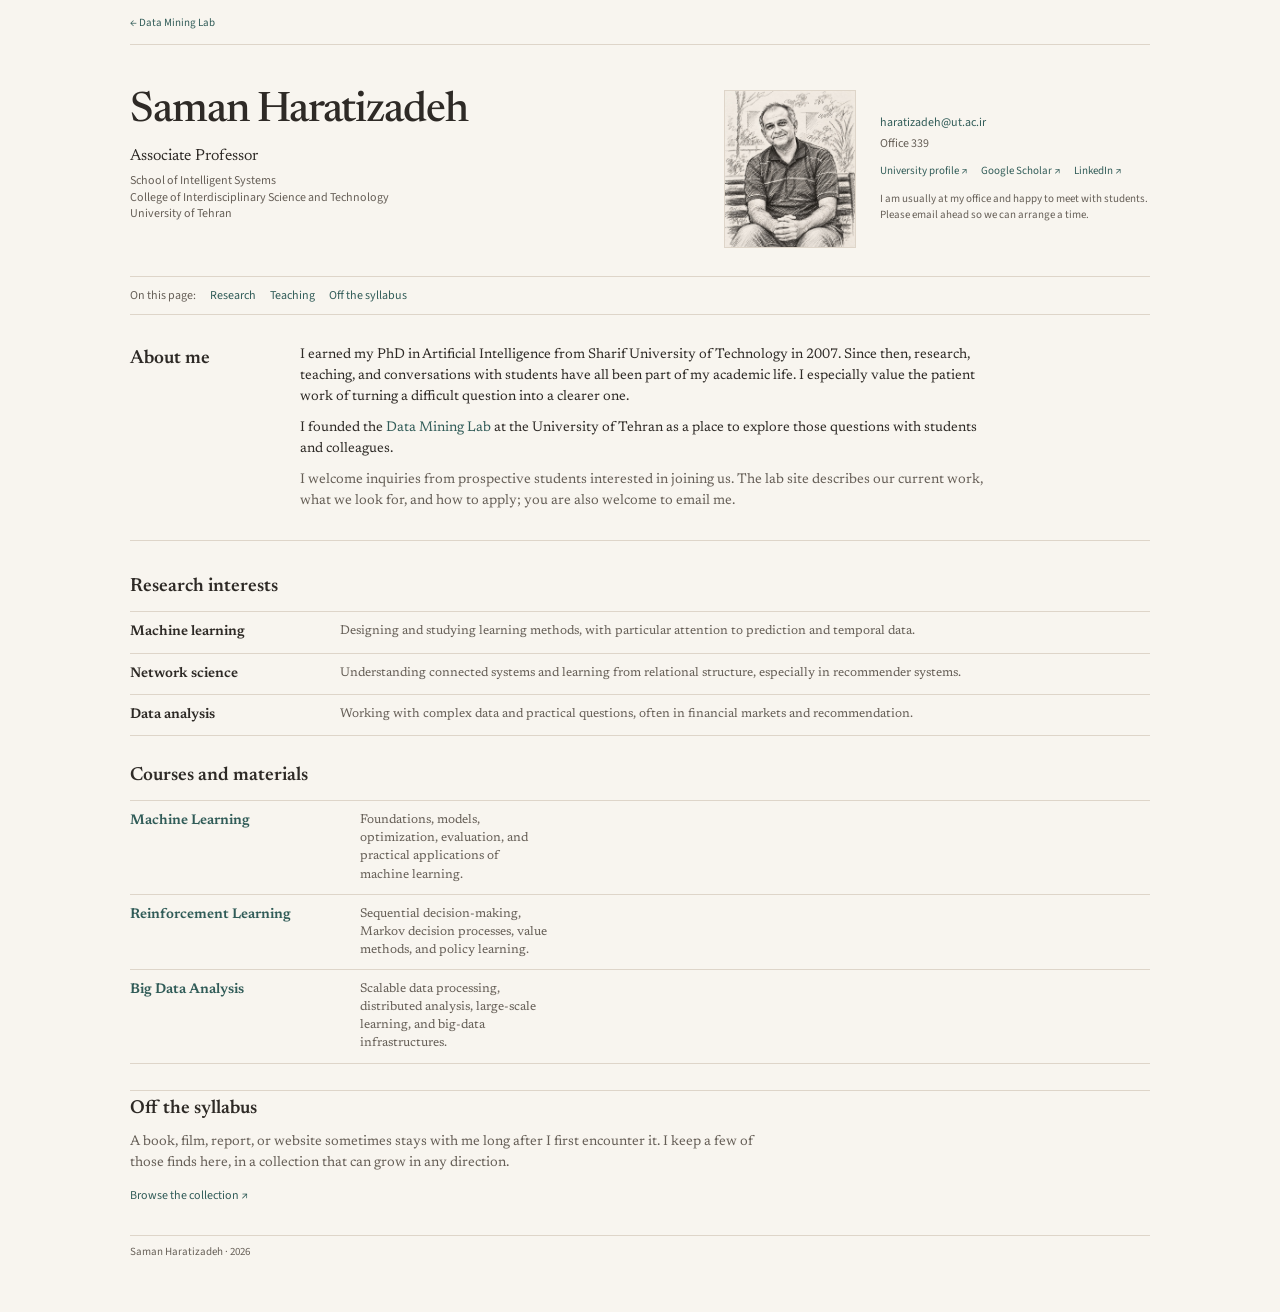
<file: index.html>
<!doctype html>
<html lang="en">
  <head>
    <meta charset="UTF-8">
    <meta name="viewport" content="width=device-width, initial-scale=1.0">
    <meta name="description" content="Saman Haratizadeh is an Associate Professor at the University of Tehran and founder of the Data Mining Lab. Explore his research, teaching and academic profile.">
    <link rel="canonical" href="https://haratizadeh.github.io/">
    <meta name="theme-color" content="#f8f5ef">
    <link rel="preconnect" href="https://fonts.googleapis.com">
    <link rel="preconnect" href="https://fonts.gstatic.com" crossorigin>
    <link href="https://fonts.googleapis.com/css2?family=Newsreader:opsz,wght@6..72,400;6..72,500;6..72,600&amp;family=Source+Sans+3:wght@400;500;600&amp;display=swap" rel="stylesheet">
    <link rel="stylesheet" href="professor.css">
    <title>Saman Haratizadeh | Associate Professor, University of Tehran</title>
    <script type="application/ld+json">
      {
        "@context": "https://schema.org",
        "@type": "Person",
        "name": "Saman Haratizadeh",
        "url": "https://haratizadeh.github.io/",
        "image": "https://haratizadeh.github.io/assets/professor.png",
        "jobTitle": "Associate Professor",
        "affiliation": { "@type": "CollegeOrUniversity", "name": "University of Tehran", "url": "https://ut.ac.ir/" },
        "sameAs": [
          "https://profile.ut.ac.ir/en/~haratizadeh",
          "https://scholar.google.com/citations?user=e603zvIAAAAJ&hl=en",
          "https://www.linkedin.com/in/saman-haratizadeh/"
        ]
      }
    </script>
    <link rel="stylesheet" href="common.css">
  </head>
  <body>
    <a class="skip-link" href="#mainDocument">Skip to content</a>

    <nav class="screen-nav" aria-label="Website navigation">
      <a id="labHomeLink" href="https://ut-kdd.github.io/">← <span id="labName">Data Mining Lab</span></a>
    </nav>

    <main class="paper" id="mainDocument">
      <header class="title-block">
        <div class="faculty-heading">
          <h1 id="professorName">Saman Haratizadeh</h1>
          <p class="author-role" id="professorRole">Associate Professor</p>
          <p class="affiliation" id="documentAffiliation">
            <a href="https://cist.ut.ac.ir/interdisciplinary">School of Intelligent Systems</a>
            <a href="https://cist.ut.ac.ir">College of Interdisciplinary Science and Technology</a>
            <a href="https://ut.ac.ir">University of Tehran</a>
          </p>
        </div>
        <div class="faculty-photo-frame">
          <img id="professorPhoto" alt="Portrait of Professor Name" />
          <span id="photoInitials" aria-hidden="true">SH</span>
        </div>
        <div class="faculty-contact-panel">
          <p class="author-contact">
            <a id="professorEmail"></a>
            <span aria-hidden="true">·</span>
            <span id="professorOffice">Office</span>
            <span aria-hidden="true">·</span>
            <span id="professorOfficeHours">Office hours</span>
          </p>
          <div class="author-links" id="professorLinks"></div>
          <p class="meeting-note" id="meetingNote"></p>
        </div>
      </header>

      <nav class="contents" aria-label="Professor page navigation">
        <span data-ui="professor.label1">On this page:</span>
        <a href="#research" data-ui="professor.label2">Research</a>
        <a href="#publications" data-ui="professor.label3">Publications</a>
        <a href="#teaching" data-ui="professor.label4">Teaching</a>
        <a href="#supervision" data-ui="professor.label5">Supervision</a>
        <a href="#resources">Off the syllabus</a>
      </nav>

      <section class="abstract" id="about">
        <h2 data-ui="professor.label7">About me</h2>
        <div class="abstract-body" id="biographyText"><p>I earned my PhD in Artificial Intelligence from Sharif University of Technology in 2007. Since then, research, teaching, and conversations with students have all been part of my academic life. I especially value the patient work of turning a difficult question into a clearer one.</p></div>
        <p class="lab-reference" id="labStatement"></p>
        <p class="student-invitation" id="studentInvitation"></p>
      </section>

      <section class="document-section" id="research">
        <h2 data-ui="professor.label9">Research interests</h2>
        <div class="interest-list" id="interestList">
          <article class="interest-item"><h3>Machine learning</h3><p>Learning methods, prediction, and time-series data.</p></article>
          <article class="interest-item"><h3>Network science</h3><p>Graph-based learning and recommender systems.</p></article>
          <article class="interest-item"><h3>Data analysis</h3><p>Data mining, financial markets, and recommendation.</p></article>
        </div>
      </section>

      <section class="document-section" id="publications">
        <div class="heading-row">
          <h2 data-ui="professor.label10">Publications</h2>
          <a id="fullPublicationsLink" href="#" data-ui="professor.label15">Complete publication record</a>
        </div>
        <div class="publication-list" id="publicationList"></div>
      </section>

      <section class="document-section" id="teaching">
        <h2 data-ui="professor.label11">Courses and materials</h2>
        <div class="teaching-list" id="courseList">
          <article class="course-item"><h3><a href="course.html?slug=machine-learning">Machine Learning</a></h3></article>
          <article class="course-item"><h3><a href="course.html?slug=reinforcement-learning">Reinforcement Learning</a></h3></article>
          <article class="course-item"><h3><a href="course.html?slug=big-data-analysis">Big Data Analysis</a></h3></article>
        </div>
      </section>

      <section class="document-section" id="supervision">
        <h2 data-ui="professor.label12">Graduate supervision</h2>
        <div class="student-table-head" aria-hidden="true">
          <span data-ui="professor.label19">Researcher</span><span data-ui="professor.label20">Degree</span><span data-ui="professor.label21">Research topic</span>
        </div>
        <div class="supervision-list" id="studentList"></div>
      </section>

      <section class="document-section useful-section" id="resources">
        <h2>Off the syllabus</h2>
        <p id="resourcesIntro"></p>
        <a id="personalPageLink" href="personal.html">Browse the collection ↗</a>
      </section>

      <footer class="document-footer">
        <p><span id="footerName">Saman Haratizadeh</span> · <span id="currentYear"></span></p>
      </footer>
    </main>

    <script src="content.js"></script>
    <script src="content-utils.js"></script>
    <script src="professor.js"></script>
  </body>
</html>
</file>
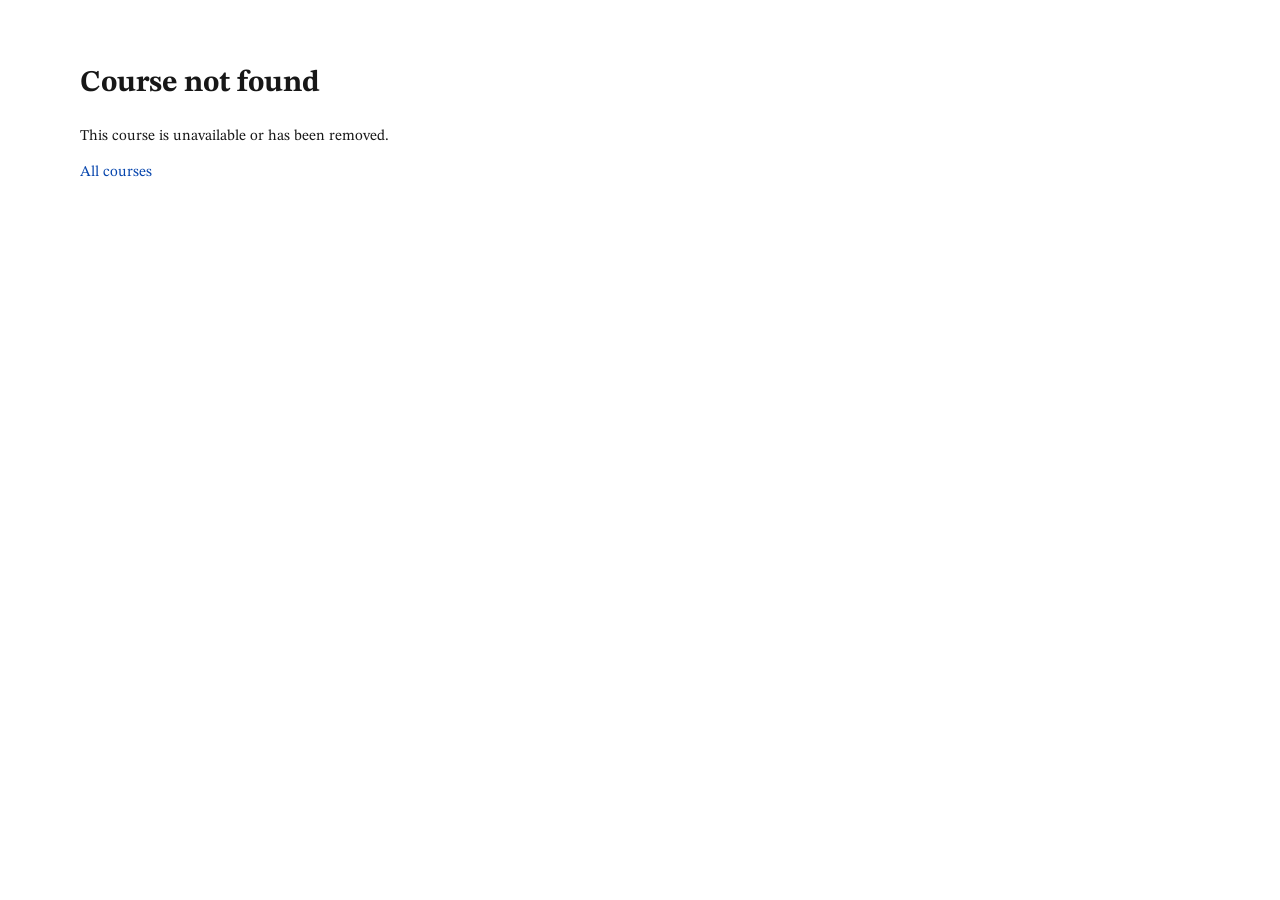
<file: course.html>
<!doctype html>
<html lang="en">
  <head>
    <meta charset="UTF-8" />
    <meta name="viewport" content="width=device-width, initial-scale=1.0" />
    <meta name="description" content="Machine Learning course page" />
    <meta name="theme-color" content="#ffffff" />
    <link rel="preconnect" href="https://fonts.googleapis.com" />
    <link rel="preconnect" href="https://fonts.gstatic.com" crossorigin />
    <link href="https://fonts.googleapis.com/css2?family=STIX+Two+Math&family=STIX+Two+Text:ital,wght@0,400;0,500;0,600;1,400&family=Fira+Mono:wght@400;500&display=swap" rel="stylesheet" />
    <link rel="stylesheet" href="course.css" />
    <link rel="stylesheet" href="common.css" />
    <title>Course</title>
  </head>
  <body>
    <a class="skip-link" href="#mainCourse">Skip to course content</a>
    <div id="coursePage"></div>
    <noscript>This course page requires JavaScript to display content from content.js.</noscript>
    <script src="content.js"></script>
    <script src="content-utils.js"></script>
    <script src="course.js"></script>
  </body>
</html>
</file>
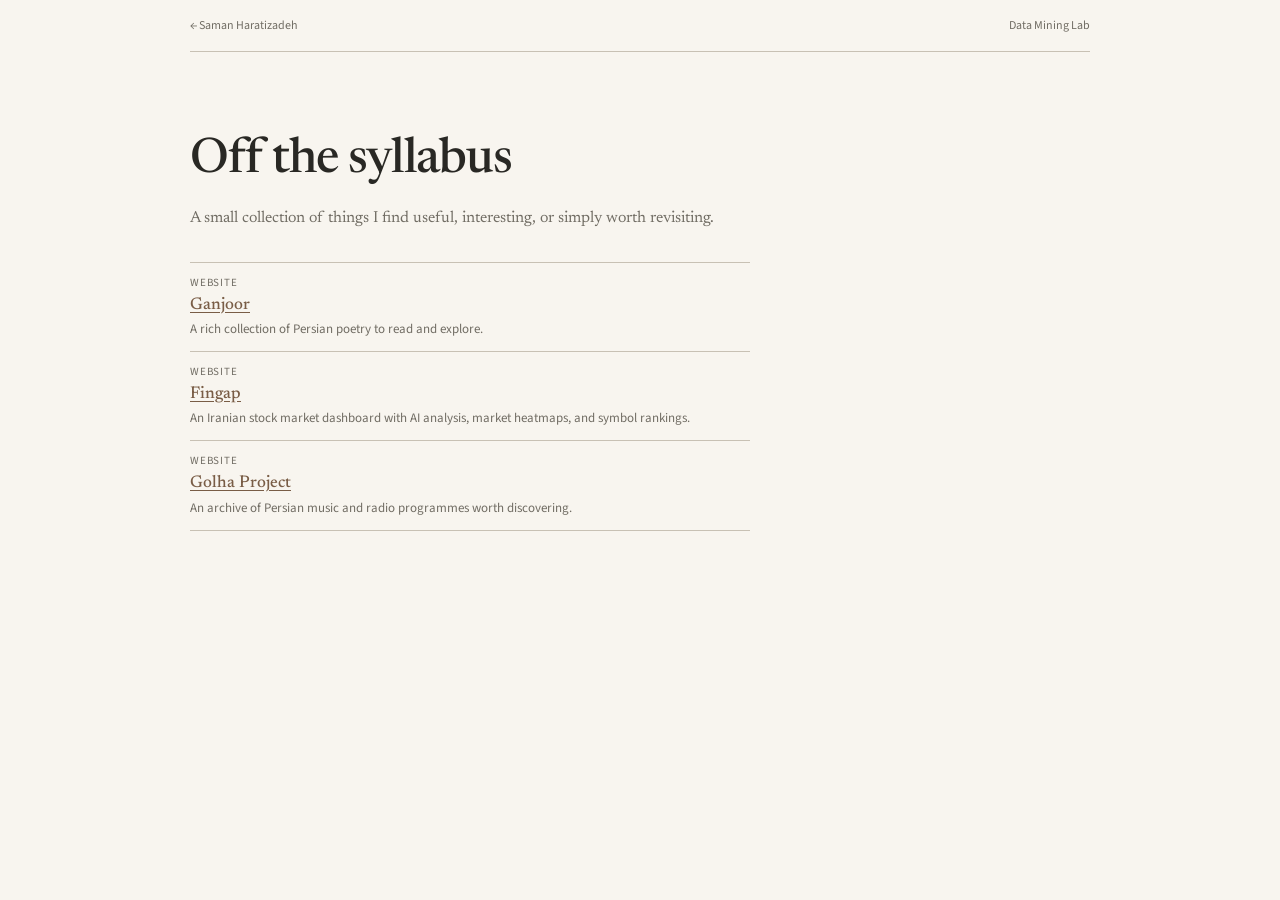
<file: personal.html>
<!doctype html>
<html lang="en">
  <head>
    <meta charset="UTF-8">
    <meta name="viewport" content="width=device-width, initial-scale=1.0">
    <meta name="description" content="Books, films, reports, websites, and other things worth revisiting">
    <link rel="canonical" href="https://haratizadeh.github.io/personal.html">
    <meta name="theme-color" content="#f8f5ef">
    <link rel="preconnect" href="https://fonts.googleapis.com">
    <link rel="preconnect" href="https://fonts.gstatic.com" crossorigin>
    <link href="https://fonts.googleapis.com/css2?family=Newsreader:opsz,wght@6..72,400;6..72,500;6..72,600&amp;family=Source+Sans+3:wght@400;500;600&amp;display=swap" rel="stylesheet">
    <link rel="stylesheet" href="personal.css">
    <title>Off the Syllabus | Saman Haratizadeh</title>
    <link rel="stylesheet" href="common.css">
  </head>
  <body>
    <a class="skip-link" href="#personalContent">Skip to collection</a>

    <nav class="personal-nav" aria-label="Website navigation">
      <a href="index.html">← <span id="professorNameNav">Professor profile</span></a>
      <a href="https://ut-kdd.github.io/" id="labNameNav">Research laboratory</a>
    </nav>

    <main class="personal-shell" id="personalContent">
      <header class="personal-header">
        <h1 id="personalTitle"></h1>
        <p class="introduction" id="personalIntroduction"></p>
      </header>

      <ul class="resource-list" id="personalItems"></ul>

    </main>

    <script src="content.js"></script>
    <script src="content-utils.js"></script>
    <script src="personal.js"></script>
  </body>
</html>
</file>
<file: professor.css>
:root {
  --surround: #f8f5ef;
  --paper: #f8f5ef;
  --ink: #2e2a26;
  --muted: #665f57;
  --rule: #b8ab9c;
  --rule-light: #ded5c9;
  --link: #315c58;
  --serif: "Newsreader", Georgia, serif;
  --math: "Newsreader", Georgia, serif;
  --mono: "Source Sans 3", Arial, sans-serif;
}

* { box-sizing: border-box; }

html {
  scroll-behavior: smooth;
  scroll-padding-top: 22px;
}

body {
  margin: 0;
  background: var(--surround);
  color: var(--ink);
  font-family: var(--serif);
  font-size: 15px;
  line-height: 1.38;
  text-rendering: optimizeLegibility;
}

a {
  color: var(--link);
  text-decoration: none;
}

a:hover { text-decoration: underline; }

.skip-link {
  position: fixed;
  top: -70px;
  left: 14px;
  z-index: 50;
  padding: 7px 10px;
  background: #fff;
  border: 1px solid #000;
  color: #000;
  font-family: var(--mono);
  font-size: 11px;
}

.skip-link:focus { top: 14px; }

.screen-nav {
  display: flex;
  justify-content: space-between;
  width: min(calc(100% - 40px), 1120px);
  margin: 0 auto;
  padding: 16px 0 13px;
  border-bottom: 1px solid var(--rule-light);
  color: #444;
  font-family: var(--mono);
  font-size: 9px;
}

.screen-nav > span { text-align: right; }

.paper {
  width: min(calc(100% - 40px), 1120px);
  margin: 0 auto;
  padding: 42px 0 52px;
  background: var(--paper);
}

.title-block {
  display: grid;
  grid-template-columns: minmax(0, 1fr) minmax(290px, 0.72fr);
  column-gap: 55px;
  padding-bottom: 31px;
  text-align: left;
}

.document-type {
  grid-column: 1;
  grid-row: 1;
  margin: 0 0 12px;
  font-family: var(--serif);
  font-size: 12px;
  font-variant: small-caps;
  letter-spacing: 0.09em;
}

.title-block h1 {
  grid-column: 1;
  grid-row: 2;
  margin: 0;
  font-size: 37px;
  font-weight: 500;
  letter-spacing: -0.025em;
  line-height: 1.05;
}

.author-role {
  grid-column: 1;
  grid-row: 3;
  margin: 13px 0 0;
  font-size: 15px;
}

.affiliation {
  grid-column: 1;
  grid-row: 4;
  margin: 2px 0 0;
  font-size: 13px;
  font-style: italic;
}

.author-contact {
  grid-column: 2;
  grid-row: 2 / span 2;
  display: flex;
  align-items: flex-end;
  flex-direction: column;
  flex-wrap: wrap;
  justify-content: flex-end;
  gap: 0 7px;
  margin: 0;
  text-align: right;
  font-family: var(--mono);
  font-size: 8px;
}

.author-contact > span[aria-hidden="true"] { display: none; }

.author-links {
  grid-column: 2;
  grid-row: 4;
  display: flex;
  flex-wrap: wrap;
  justify-content: flex-end;
  gap: 5px 15px;
  margin-top: 9px;
  font-size: 11px;
}

.contents {
  display: flex;
  flex-wrap: wrap;
  justify-content: flex-start;
  gap: 5px 14px;
  margin: 0 0 34px;
  padding: 11px 0;
  border-top: 1px solid var(--rule);
  border-bottom: 1px solid var(--rule);
  font-size: 11px;
}

.contents > span {
  color: var(--muted);
  font-variant: small-caps;
}

.abstract {
  display: grid;
  grid-template-columns: 150px minmax(0, 1fr);
  column-gap: 28px;
  width: 100%;
  margin: 0 0 37px;
  padding-bottom: 31px;
  border-bottom: 1px solid var(--rule);
  text-align: justify;
  hyphens: auto;
}

.abstract h2 {
  grid-column: 1;
  grid-row: 1 / span 3;
  margin: 0;
  font-size: 18px;
  font-weight: 600;
  text-align: left;
}

.abstract-lead {
  grid-column: 2;
  margin: 0 0 8px;
  font-size: 13px;
  font-style: italic;
}

.abstract-body { grid-column: 2; }

.abstract-body p {
  display: inline;
  margin: 0;
  font-size: 12px;
}

.abstract-body p + p::before { content: " "; }

.keywords {
  grid-column: 2;
  margin: 9px 0 0;
  font-size: 11px;
}

.document-section {
  margin-top: 26px;
}

.document-section > h2,
.heading-row h2 {
  margin: 0 0 10px;
  font-size: 18px;
  font-weight: 600;
}

.document-section > h2 span,
.heading-row h2 span {
  display: inline-block;
  width: 29px;
  font-family: var(--math);
  font-weight: 400;
}

.heading-row {
  display: flex;
  align-items: baseline;
  justify-content: space-between;
  gap: 20px;
  border-bottom: 0;
}

.heading-row > a {
  font-size: 10px;
}

.section-note {
  margin: -3px 0 10px 29px;
  color: var(--muted);
  font-size: 11px;
  font-style: italic;
}

.personal-page-note {
  margin: 31px 0 -17px;
  color: #777;
  font-size: 10px;
  font-style: italic;
  text-align: right;
}

.personal-page-note a { color: #6a6a6a; }
.personal-page-note a:hover { color: var(--link); }

.interest-list {
  margin-left: 29px;
}

.interest-item {
  display: grid;
  grid-template-columns: 205px minmax(0, 1fr);
  gap: 18px;
  padding: 7px 0;
  border-top: 1px solid var(--rule-light);
}

.interest-item:last-child { border-bottom: 1px solid var(--rule-light); }

.interest-item h3 {
  margin: 0;
  font-size: 13px;
  font-weight: 600;
}

.interest-item p {
  margin: 0;
  color: #333;
  font-size: 11px;
  text-align: justify;
}

.notice {
  margin: 13px 0 0 29px;
  padding: 8px 11px;
  border: 1px solid var(--rule);
  font-size: 11px;
}

.notice strong { font-variant: small-caps; }

.publication-list {
  counter-reset: references;
  border-top: 1px solid var(--rule);
}

.publication-item {
  counter-increment: references;
  display: grid;
  grid-template-columns: 34px 48px minmax(0, 1fr);
  padding: 8px 0;
  border-bottom: 1px solid var(--rule-light);
  font-size: 11px;
}

.publication-item::before {
  content: "[" counter(references) "]";
  font-family: var(--math);
}

.publication-year {
  color: var(--muted);
  font-size: 10px;
}

.publication-item h3 {
  display: inline;
  margin: 0;
  font-size: 12px;
  font-weight: 500;
  line-height: inherit;
}

.publication-item h3::after { content: ". "; }

.publication-item p {
  display: inline;
  margin: 0;
  font-size: 10px;
}

.publication-item p + p::before { content: ". "; }
.publication-venue { font-style: italic; }

.publication-resources {
  display: flex;
  flex-wrap: wrap;
  gap: 4px 13px;
  margin-top: 5px;
  font-size: 10px;
}

.academic-table {
  width: 100%;
  border-collapse: collapse;
  border-top: 1.5px solid var(--ink);
  border-bottom: 1px solid var(--ink);
  font-size: 10px;
  text-align: left;
}

.academic-table th {
  padding: 5px 7px;
  font-weight: 600;
}

.academic-table th:first-child { width: 83px; }
.academic-table th:nth-child(2) { width: 190px; }

.teaching-list { border-bottom: 1.5px solid var(--ink); }

.course-item {
  display: grid;
  grid-template-columns: 83px minmax(0, 1fr);
  padding: 7px;
  border-top: 1px solid var(--rule-light);
  font-size: 10px;
}

.course-item:first-child { border-top: 0; }

.course-code {
  font-family: var(--mono);
  font-size: 8px;
}

.course-item > div:last-child {
  display: grid;
  grid-template-columns: 190px minmax(0, 1fr);
  position: relative;
}

.course-item h3 {
  margin: 0;
  font-size: 12px;
  font-weight: 500;
}

.course-item p {
  margin: 0;
  padding-right: 92px;
  color: #333;
  font-size: 10px;
}

.course-term {
  position: absolute;
  right: 0;
  bottom: 0;
  color: var(--muted);
  font-size: 9px;
  font-style: italic;
}

.student-table-head,
.student-item {
  display: grid;
  grid-template-columns: 170px 145px minmax(0, 1fr);
}

.student-table-head {
  padding: 5px 7px;
  border-top: 1.5px solid var(--ink);
  border-bottom: 1px solid var(--ink);
  font-size: 10px;
  font-weight: 600;
}

.supervision-list { border-bottom: 1.5px solid var(--ink); }

.student-item {
  align-items: baseline;
  padding: 7px;
  border-bottom: 1px solid var(--rule-light);
  font-size: 10px;
}

.student-item:last-child { border-bottom: 0; }
.student-item > div { display: contents; }

.student-item strong {
  font-size: 11px;
  font-weight: 500;
}

.student-item span,
.student-item p {
  margin: 0;
  font-size: 10px;
}

.student-item span { font-style: italic; }

.document-footer {
  display: flex;
  justify-content: space-between;
  gap: 20px;
  margin-top: 36px;
  padding-top: 8px;
  border-top: 1px solid var(--rule);
  color: var(--muted);
  font-size: 9px;
}

.document-footer p { margin: 0; }

@media (max-width: 760px) {
  .paper {
    width: calc(100% - 32px);
    padding: 35px 0 45px;
  }

  .screen-nav { width: calc(100% - 32px); }

  .title-block {
    grid-template-columns: 1fr 250px;
    column-gap: 30px;
  }

  .interest-item { grid-template-columns: 165px minmax(0, 1fr); }

  .academic-table th:nth-child(2),
  .course-item > div:last-child { grid-template-columns: 145px minmax(0, 1fr); }

  .academic-table th:nth-child(2) { width: 145px; }

  .student-table-head,
  .student-item { grid-template-columns: 140px 115px minmax(0, 1fr); }
}

@media (max-width: 560px) {
  body { background: var(--paper); }

  .screen-nav {
    align-items: flex-start;
    flex-direction: column;
    gap: 4px;
    margin-top: 10px;
  }

  .screen-nav > span { text-align: left; }

  .paper {
    width: calc(100% - 32px);
    margin: 0;
    margin-inline: auto;
    padding: 30px 0 40px;
  }

  .title-block { display: block; }
  .title-block h1 { font-size: 31px; }
  .author-contact {
    align-items: flex-start;
    flex-direction: column;
    margin-top: 14px;
    text-align: left;
  }
  .author-contact > span[aria-hidden="true"] { display: none; }
  .author-links { justify-content: flex-start; }
  .contents { justify-content: flex-start; }
  .abstract {
    display: block;
    width: 100%;
  }

  .abstract h2 { margin-bottom: 9px; }

  .interest-list,
  .notice { margin-left: 0; }

  .personal-page-note {
    margin: 28px 0 -15px;
    text-align: left;
  }
  .interest-item { grid-template-columns: 1fr; gap: 2px; }
  .publication-item { grid-template-columns: 29px 43px minmax(0, 1fr); }

  .academic-table,
  .student-table-head { display: none; }

  .teaching-list,
  .supervision-list { border-top: 1.5px solid var(--ink); }

  .course-item,
  .student-item {
    display: block;
    padding: 9px 0;
  }

  .course-item > div:last-child { display: block; }
  .course-item h3 { margin: 2px 0; }
  .course-item p { padding-right: 0; }
  .course-term { position: static; display: block; margin-top: 2px; }

  .student-item strong,
  .student-item span,
  .student-item p { display: block; }

  .document-footer { align-items: flex-start; flex-direction: column; }
}

@media print {
  @page { margin: 18mm 20mm; }

  body {
    background: #fff;
    font-size: 10.5pt;
  }

  .screen-nav,
  .skip-link,
  .contents { display: none; }

  .paper {
    width: auto;
    min-height: 0;
    margin: 0;
    padding: 0;
    border: 0;
  }

  a { color: #000; }
  .document-section { break-inside: avoid-page; }
  .document-footer a { display: none; }
}

@media (prefers-reduced-motion: reduce) {
  html { scroll-behavior: auto; }
}

/* Faculty identity: compact portrait slot, profile links, and contact details. */
.title-block {
  grid-template-columns: minmax(0, 1fr) 132px minmax(230px, .72fr);
  align-items: start;
  column-gap: 30px;
  padding-bottom: 25px;
}

.faculty-heading { grid-column: 1; grid-row: 1; }
.faculty-heading .document-type,
.faculty-heading h1,
.faculty-heading .author-role,
.faculty-heading .affiliation {
  grid-column: auto;
  grid-row: auto;
}
.faculty-heading h1 { font-size: 35px; }
.faculty-heading .document-type { margin-bottom: 11px; }
.faculty-heading .author-role { margin-top: 12px; }
.faculty-photo-frame {
  grid-column: 2;
  grid-row: 1;
  display: grid;
  width: 132px;
  height: 158px;
  place-items: center;
  overflow: hidden;
  border: 1px solid var(--rule-light);
  background: #f7f7f7;
  color: #777;
}
.faculty-photo-frame img { width: 100%; height: 100%; object-fit: cover; }
.faculty-photo-frame span { font-family: var(--serif); font-size: 32px; font-style: italic; }
.faculty-contact-panel { grid-column: 3; grid-row: 1; align-self: end; }
.faculty-contact-panel .author-contact {
  display: flex;
  align-items: flex-start;
  flex-direction: column;
  gap: 4px;
  margin: 0;
  text-align: left;
  font-size: 9px;
}
.faculty-contact-panel .author-contact > span[aria-hidden="true"] { display: none; }
.faculty-contact-panel .author-links {
  justify-content: flex-start;
  margin-top: 12px;
  gap: 5px 12px;
}
.faculty-contact-panel .author-links a { white-space: nowrap; }
.screen-nav a { color: var(--link); }

@media (max-width: 760px) {
  .title-block { grid-template-columns: minmax(0, 1fr) 112px; gap: 20px; }
  .faculty-heading { grid-column: 1; grid-row: 1; }
  .faculty-photo-frame { grid-column: 2; grid-row: 1; width: 112px; height: 136px; }
  .faculty-contact-panel { grid-column: 1 / -1; grid-row: 2; }
}

@media (max-width: 560px) {
  .title-block { display: grid; grid-template-columns: minmax(0, 1fr) 82px; gap: 15px; }
  .faculty-heading h1 { font-size: 29px; }
  .faculty-photo-frame { width: 82px; height: 104px; }
  .faculty-contact-panel { grid-column: 1 / -1; }
  .faculty-contact-panel .author-links { justify-content: flex-start; }
}
.abstract-body {
  grid-column: 2;
}

/* A compact, warmer personal homepage. Course and personal subpages use their own styles. */
body { font-size: 16px; line-height: 1.46; }
a { text-underline-offset: 3px; }
a:focus-visible { outline: 2px solid var(--link); outline-offset: 3px; }
.screen-nav,
.paper { width: min(calc(100% - 40px), 1020px); }
.screen-nav {
  align-items: center;
  gap: 24px;
  color: var(--muted);
  font-size: 11px;
  line-height: 1.35;
}
.screen-nav > span { max-width: 70%; }
.paper { padding-top: 45px; }
.title-block {
  grid-template-columns: minmax(0, 1fr) 132px minmax(230px, 270px);
  gap: 24px;
  padding-bottom: 28px;
}
.faculty-heading h1 { font-size: clamp(32px, 3.8vw, 42px); letter-spacing: -.025em; line-height: 1.04; }
.faculty-heading .author-role { margin-top: 11px; font-size: 16px; }
.faculty-heading .affiliation { margin-top: 5px; color: var(--muted); font-family: var(--mono); font-size: 12px; font-style: normal; line-height: 1.4; }
.faculty-heading .affiliation a,
.faculty-heading .affiliation span { display: block; width: fit-content; max-width: 100%; overflow-wrap: anywhere; }
.faculty-heading .affiliation a { color: inherit; text-decoration: none; text-underline-offset: 3px; }
.faculty-heading .affiliation a:hover,
.faculty-heading .affiliation a:focus-visible { text-decoration: underline; }
.faculty-photo-frame { background: #e9e1d6; color: #76695d; }
.faculty-contact-panel { align-self: center; }
.faculty-contact-panel .author-contact { color: var(--muted); font-size: 12px; line-height: 1.4; }
.faculty-contact-panel .author-links { gap: 4px 13px; margin-top: 10px; font-family: var(--mono); font-size: 11px; }
.meeting-note { margin: 12px 0 0; max-width: 270px; color: var(--muted); font-family: var(--mono); font-size: 11px; line-height: 1.45; }
.contents { margin-bottom: 30px; padding: 10px 0; border-color: var(--rule-light); font-family: var(--mono); font-size: 12px; }
.contents > span { font-variant: normal; }
.abstract { grid-template-columns: 145px minmax(0, 1fr); column-gap: 25px; margin-bottom: 32px; padding-bottom: 28px; border-color: var(--rule-light); text-align: left; hyphens: none; }
.abstract h2 { font-size: 19px; }
.abstract-lead { max-width: 710px; margin: 0 0 13px; font-size: 18px; font-style: normal; line-height: 1.35; }
.abstract-body p { display: block; max-width: 690px; margin: 0 0 10px; font-size: 14px; line-height: 1.5; }
.abstract-body p + p::before { content: none; }
.lab-reference { grid-column: 2; max-width: 690px; margin: 0; color: var(--ink); font-size: 14px; line-height: 1.5; }
.student-invitation { grid-column: 2; max-width: 690px; margin: 10px 0 0; color: var(--muted); font-size: 14px; line-height: 1.5; }
.document-section { margin-top: 26px; }
.document-section > h2,
.heading-row h2 { margin-bottom: 10px; font-size: 19px; }
.interest-list { margin-left: 0; }
.interest-item { grid-template-columns: 190px minmax(0, 1fr); gap: 20px; padding: 10px 0; }
.interest-item h3 { font-size: 14px; }
.interest-item p { color: var(--muted); font-size: 12.5px; line-height: 1.45; text-align: left; }
.teaching-list { border-top: 1px solid var(--rule-light); border-bottom: 1px solid var(--rule-light); }
.course-item { display: grid; grid-template-columns: 210px minmax(0, 1fr); gap: 20px; padding: 10px 0; border-color: var(--rule-light); }
.course-item:first-child { border-top: 0; }
.course-item h3 { font-size: 14px; font-weight: 600; }
.course-item .course-summary { display: block; position: static; }
.course-item .course-summary p { padding: 0; color: var(--muted); font-size: 12.5px; line-height: 1.45; }
.course-term { position: static; display: block; margin-top: 3px; font-family: var(--mono); font-size: 11px; }
.personal-page-note { margin: 32px 0 0; color: var(--muted); font-size: 12px; text-align: left; }
.personal-page-note a { color: var(--muted); }
.useful-section { padding-top: 4px; border-top: 1px solid var(--rule-light); }
.useful-section p { max-width: 650px; margin: 0 0 10px; color: var(--muted); font-size: 14px; line-height: 1.5; }
.useful-section > a { font-family: var(--mono); font-size: 12px; }
.document-footer { margin-top: 27px; border-color: var(--rule-light); font-family: var(--mono); font-size: 11px; }

@media (max-width: 760px) {
  .title-block { grid-template-columns: minmax(0, 1fr) 112px; gap: 20px; }
  .faculty-contact-panel { grid-column: 1 / -1; grid-row: 2; }
  .meeting-note { max-width: 620px; }
}

@media (max-width: 560px) {
  .screen-nav,
  .paper { width: calc(100% - 32px); }
  .screen-nav > span { max-width: 100%; text-align: left; }
  .title-block { display: grid; grid-template-columns: minmax(0, 1fr) 82px; gap: 15px; }
  .faculty-heading h1 { font-size: 31px; }
  .faculty-photo-frame { width: 82px; height: 104px; }
  .faculty-contact-panel { grid-column: 1 / -1; }
  .abstract { display: block; }
  .abstract h2 { margin-bottom: 11px; }
  .abstract-body { display: block; }
  .abstract-body p { font-size: 14px; }
  .lab-reference { margin-top: 8px; }
  .interest-item,
  .course-item { display: grid; grid-template-columns: 1fr; gap: 3px; }
  .course-item { padding: 10px 0; }
}

@media print {
  body { background: #fff; }
  .paper { width: auto; }
}
</file>
<file: common.css>
[hidden] { display: none !important; }
a:not([href]) { cursor: default; text-decoration: none; }
.page-grid.no-sidebar { grid-template-columns: minmax(0, 1fr); }
.author-contact > :not([hidden]) + :not([hidden]) { margin-inline-start: .4em; }
.course-layout.no-aside { grid-template-columns: minmax(0, 1fr); }
</file>
<file: course.css>
:root {
  --ink: #171717;
  --muted: #555;
  --rule: #8d8d8d;
  --rule-light: #d2d2d2;
  --link: #0645ad;
  --paper: #fff;
  --serif: "STIX Two Text", "Times New Roman", Times, serif;
  --math: "STIX Two Math", "Cambria Math", serif;
  --mono: "Fira Mono", "Courier New", monospace;
}

* { box-sizing: border-box; }
html { scroll-behavior: smooth; scroll-padding-top: 18px; }
body { margin: 0; background: var(--paper); color: var(--ink); font-family: var(--serif); font-size: 15px; line-height: 1.45; }
a { color: var(--link); text-decoration: none; }
a:hover { text-decoration: underline; }
.skip-link { position: fixed; top: -70px; left: 14px; z-index: 20; padding: 7px 10px; border: 1px solid #000; background: #fff; color: #000; font-family: var(--mono); font-size: 10px; }
.skip-link:focus { top: 14px; }

.utility-nav,
.course-shell { width: min(calc(100% - 40px), 1120px); margin-inline: auto; }
.utility-nav { display: flex; justify-content: space-between; padding: 16px 0 13px; border-bottom: 1px solid var(--rule-light); font-family: var(--mono); font-size: 9px; }
.course-shell { padding: 42px 0 48px; }
.course-header { display: grid; grid-template-columns: minmax(0, 1fr) 280px; gap: 70px; align-items: end; padding-bottom: 31px; }
.course-label { margin: 0 0 10px; font-family: var(--mono); font-size: 9px; letter-spacing: .04em; text-transform: uppercase; }
.course-label span { padding: 0 4px; color: var(--muted); }
.course-heading h1 { margin: 0; font-size: clamp(35px, 6vw, 58px); font-weight: 500; letter-spacing: -.035em; line-height: .98; }
.course-description { max-width: 700px; margin: 16px 0 0; font-size: 16px; font-style: italic; }
.course-meta { margin: 0; border-top: 1px solid var(--ink); border-bottom: 1px solid var(--ink); }
.course-meta div { display: grid; grid-template-columns: 80px 1fr; gap: 12px; padding: 6px 0; border-bottom: 1px solid var(--rule-light); }
.course-meta div:last-child { border-bottom: 0; }
.course-meta dt { color: var(--muted); font-family: var(--mono); font-size: 8px; text-transform: uppercase; }
.course-meta dd { margin: 0; font-size: 11px; }

.section-nav { display: flex; flex-wrap: wrap; gap: 6px 17px; padding: 10px 0; border-top: 1px solid var(--rule); border-bottom: 1px solid var(--rule); font-size: 11px; }
.section-nav span { color: var(--muted); font-variant: small-caps; }
.course-layout { display: grid; grid-template-columns: minmax(0, 1fr) 235px; gap: 70px; margin-top: 34px; }
.course-content section { margin-bottom: 32px; }
.course-content h2 { margin: 0 0 10px; font-size: 19px; font-weight: 600; }
.course-content h2 span { display: inline-block; width: 29px; font-family: var(--math); font-weight: 400; }
.course-content section > p { margin: 0 0 9px 29px; max-width: 760px; font-size: 12px; text-align: justify; }
.section-intro { color: var(--muted); font-style: italic; }
.outcome-list { margin: 8px 0 0 48px; padding-left: 16px; }
.outcome-list li { padding: 3px 0 3px 4px; font-size: 12px; }
.topic-list { margin: 0 0 0 29px; padding: 0; border-top: 1px solid var(--ink); border-bottom: 1px solid var(--ink); list-style: none; }
.topic-list > li { display: grid; grid-template-columns: 42px minmax(0, 1fr); padding: 12px 0; border-bottom: 1px solid var(--rule-light); }
.topic-list > li:last-child { border-bottom: 0; }
.topic-number { padding-top: 3px; font-family: var(--mono); font-size: 9px; color: var(--muted); }
.topic-body { min-width: 0; }
.topic-body h3 { margin: 0; font-size: 13px; font-weight: 500; }
.topic-body p { margin: 4px 0 0; font-size: 11px; }
.topic-description { color: var(--muted); }
.topic-slides { display: flex; flex-wrap: wrap; gap: 6px 18px; margin: 7px 0 0; padding: 0; list-style: none; font-size: 11px; }
.topic-slides li { max-width: 100%; overflow-wrap: anywhere; }
.topic-slides a { display: inline-block; padding: 3px 0; text-decoration: underline; text-underline-offset: 3px; }
.slide-detail { color: var(--muted); font-size: 10px; }
.slides-pending { color: var(--muted); font-style: italic; }
.topic-slides a:focus-visible { outline: 2px solid var(--link); outline-offset: 3px; }
.assessment-table { width: calc(100% - 29px); margin-left: 29px; border-collapse: collapse; border-top: 1.5px solid var(--ink); border-bottom: 1.5px solid var(--ink); font-size: 11px; text-align: left; }
.assessment-table th,
.assessment-table td { padding: 6px 8px; border-bottom: 1px solid var(--rule-light); }
.assessment-table thead th { border-bottom-color: var(--ink); font-size: 10px; }
.assessment-table tbody th { width: 60%; font-weight: 500; }
.resource-list { display: flex; flex-wrap: wrap; gap: 6px 24px; margin: 0 0 0 29px; padding: 9px 0; border-top: 1px solid var(--rule); border-bottom: 1px solid var(--rule); list-style: none; font-size: 11px; }

.course-aside { align-self: start; }
.course-aside section { padding: 11px 0 14px; border-top: 1px solid var(--ink); }
.course-aside h2 { margin: 0 0 8px; font-family: var(--mono); font-size: 9px; font-weight: 500; letter-spacing: .04em; text-transform: uppercase; }
.course-aside p { margin: 3px 0; color: #333; font-size: 10px; }
.adjacent-courses { display: grid; grid-template-columns: 1fr 1fr; gap: 40px; margin-top: 36px; padding: 13px 0; border-top: 1px solid var(--rule); border-bottom: 1px solid var(--rule); font-size: 12px; }
.adjacent-courses a { display: flex; flex-direction: column; }
.adjacent-courses a span { color: var(--muted); font-family: var(--mono); font-size: 8px; text-transform: uppercase; }
.adjacent-courses .next-course { text-align: right; }
.course-footer { display: flex; justify-content: space-between; gap: 20px; margin-top: 34px; color: var(--muted); font-size: 9px; }
.course-footer p { margin: 0; }

@media (max-width: 760px) {
  .course-header { grid-template-columns: 1fr; gap: 28px; }
  .course-layout { grid-template-columns: 1fr; gap: 16px; }
  .course-aside { display: grid; grid-template-columns: 1fr 1fr; gap: 30px; }
}

@media (max-width: 520px) {
  .utility-nav,
  .course-shell { width: calc(100% - 32px); }
  .utility-nav { align-items: flex-start; flex-direction: column; gap: 4px; }
  .course-shell { padding-top: 30px; }
  .course-heading h1 { font-size: 38px; }
  .section-nav { gap: 6px 12px; }
  .course-content section > p,
  .topic-list,
  .assessment-table,
  .resource-list { width: auto; margin-left: 0; }
  .course-aside { grid-template-columns: 1fr; gap: 0; }
  .adjacent-courses { gap: 18px; }
  .course-footer { align-items: flex-start; flex-direction: column; }
}

@media print {
  @page { margin: 18mm 20mm; }
  .utility-nav,
  .skip-link,
  .section-nav,
  .adjacent-courses { display: none; }
  .course-shell { width: auto; padding: 0; }
  .course-header { grid-template-columns: 1fr 220px; }
  .course-layout { grid-template-columns: 1fr 180px; gap: 35px; }
  a { color: #000; }
}

@media (prefers-reduced-motion: reduce) { html { scroll-behavior: auto; } }
</file>
<file: personal.css>
:root {
  --paper: #f8f5ef;
  --ink: #292824;
  --muted: #716d64;
  --rule: #c8c1b4;
  --accent: #795d46;
  --serif: "Newsreader", Georgia, serif;
  --sans: "Source Sans 3", Arial, sans-serif;
}
* { box-sizing: border-box; }
body { margin: 0; background: var(--paper); color: var(--ink); font: 16px/1.5 var(--serif); }
a { color: var(--accent); text-underline-offset: 3px; }
a:focus-visible { outline: 2px solid var(--accent); outline-offset: 3px; }
.skip-link { position: fixed; top: -60px; left: 16px; z-index: 20; padding: 8px; background: var(--paper); }
.skip-link:focus { top: 12px; }
.personal-nav, .personal-shell { width: min(calc(100% - 40px), 900px); margin-inline: auto; }
.personal-nav { display: flex; justify-content: space-between; gap: 20px; padding: 17px 0; border-bottom: 1px solid var(--rule); font: 12px var(--sans); }
.personal-nav a { color: var(--muted); text-decoration: none; }
.personal-nav a:hover { text-decoration: underline; }
.personal-shell { padding: 72px 0 40px; }
.personal-header h1 { margin: 0; font-size: clamp(34px, 5vw, 49px); font-weight: 500; letter-spacing: -.025em; }
.introduction { margin: 8px 0 32px; color: var(--muted); font-size: 16px; }
.resource-list { max-width: 560px; margin: 0; padding: 0; list-style: none; border-top: 1px solid var(--rule); }
.resource-list li { padding: 12px 0; border-bottom: 1px solid var(--rule); }
.resource-list a, .resource-list strong { display: block; width: fit-content; font-size: 17px; font-weight: 500; }
.item-kind { display: block; margin-bottom: 3px; color: var(--muted); font: 11px var(--sans); text-transform: uppercase; letter-spacing: .07em; }
.resource-list p { margin: 2px 0 0; color: var(--muted); font: 13px/1.45 var(--sans); }
.personal-footer { margin-top: 45px; font: 12px var(--sans); }
.personal-footer a { color: var(--muted); }
@media (max-width: 540px) {
  .personal-nav, .personal-shell { width: calc(100% - 32px); }
  .personal-nav { flex-wrap: wrap; }
  .personal-shell { padding-top: 46px; }
}
</file>
